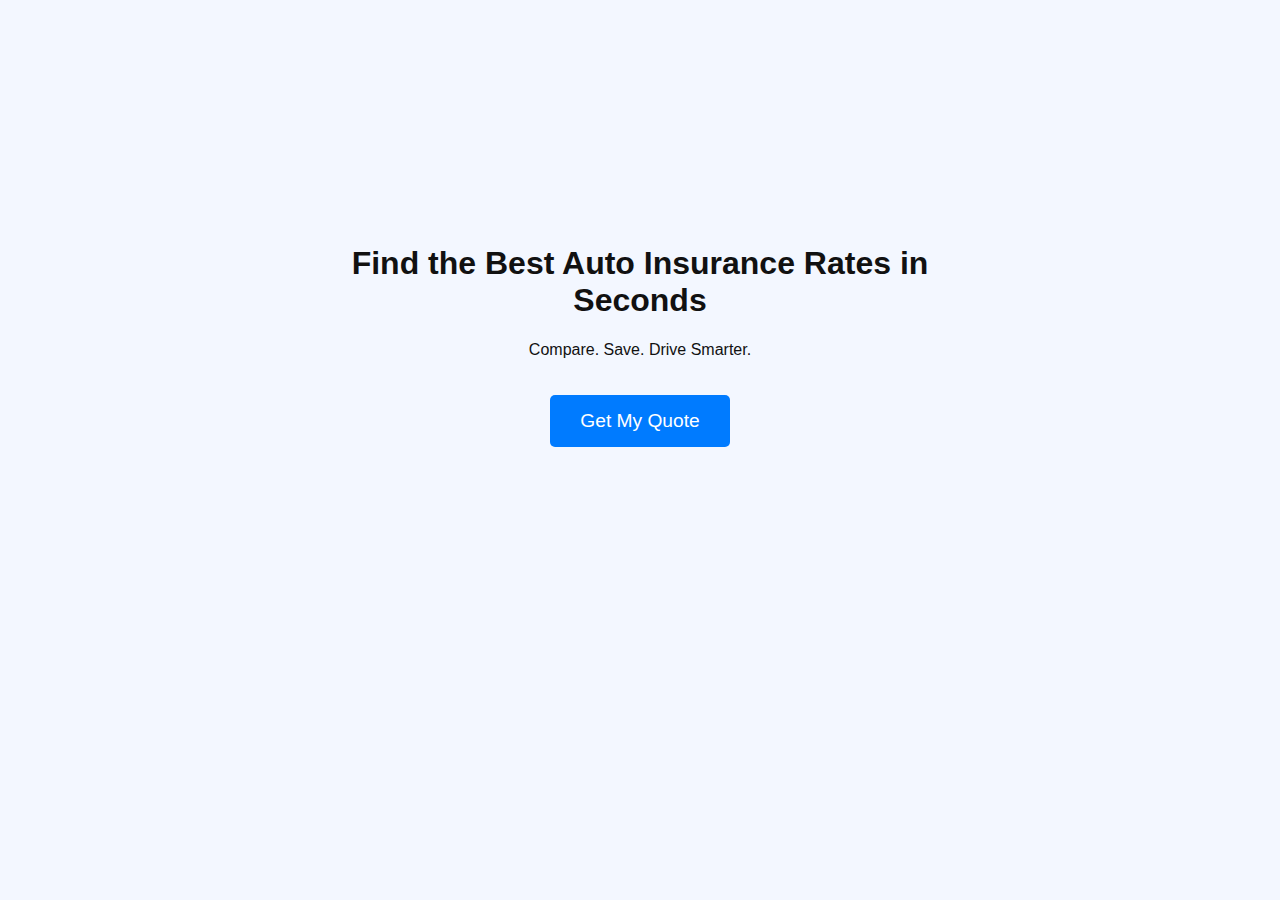
<file: index.html>
<!DOCTYPE html>
<html lang="en">
<head>
  <meta charset="UTF-8" />
  <meta name="viewport" content="width=device-width, initial-scale=1.0"/>
  <title>Turbo Rate Now</title>
  <link rel="stylesheet" href="style.css" />
</head>
<body>
  <div class="container">
    <h1>Find the Best Auto Insurance Rates in Seconds</h1>
    <p>Compare. Save. Drive Smarter.</p>
    <a href="redirect.html" class="cta-button">Get My Quote</a>
  </div>
</body>
</html>
</file>
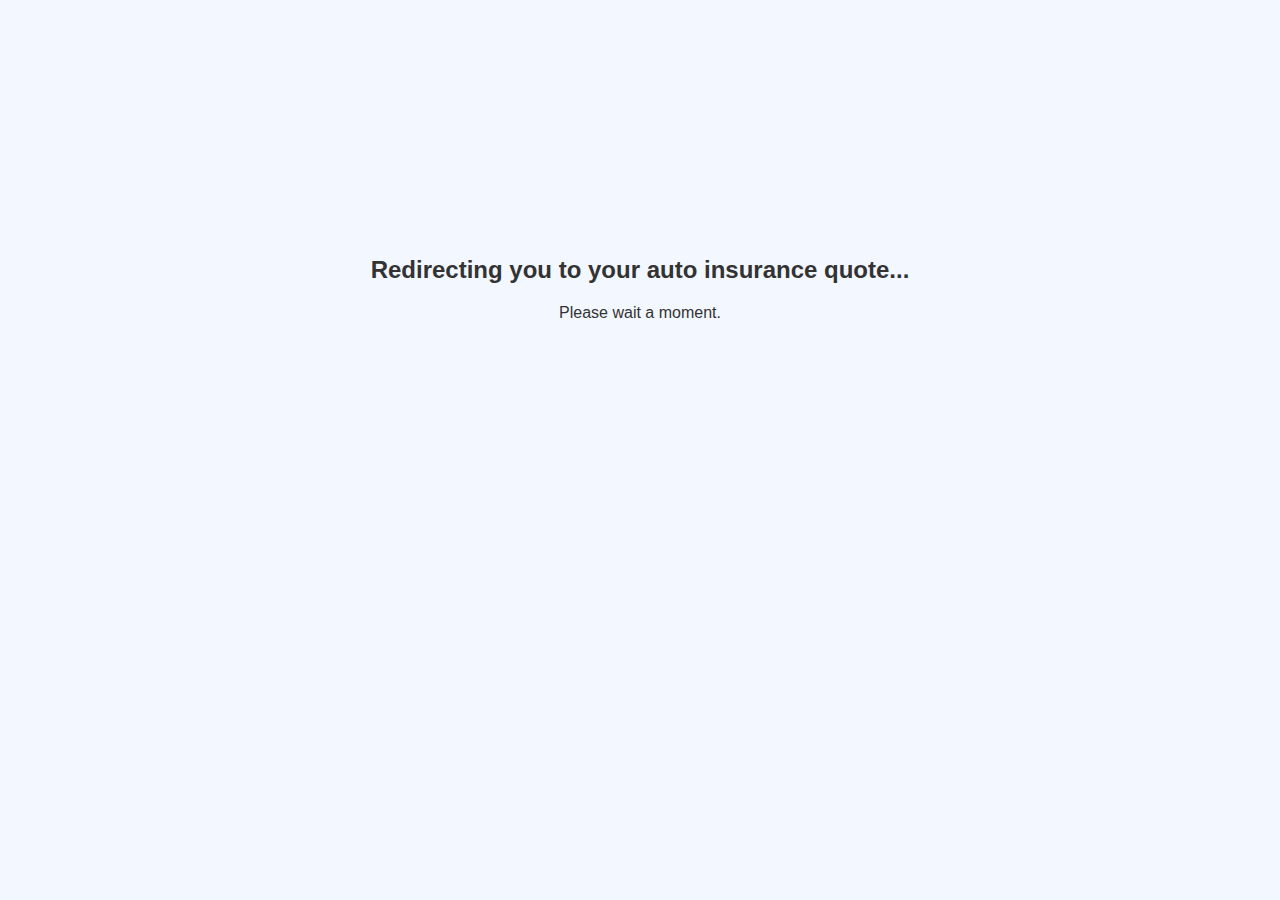
<file: redirect.html>
<!DOCTYPE html>
<html lang="en">
<head>
  <meta http-equiv="refresh" content="3; url=https://afflat3e1.com/trk/lnk/E9FE846C-D650-4A23-A71F-1A020485FDAD/?o=22134&c=918277&a=713051&k=BD87E19173921A7698931850BC9E82E2&l=22980" />
  <meta charset="UTF-8" />
  <title>Redirecting...</title>
  <style>
    body {
      background-color: #f3f7ff;
      font-family: Arial, sans-serif;
      text-align: center;
      margin-top: 20%;
      color: #333;
    }
  </style>
</head>
<body>
  <h2>Redirecting you to your auto insurance quote...</h2>
  <p>Please wait a moment.</p>
</body>
</html>
</file>
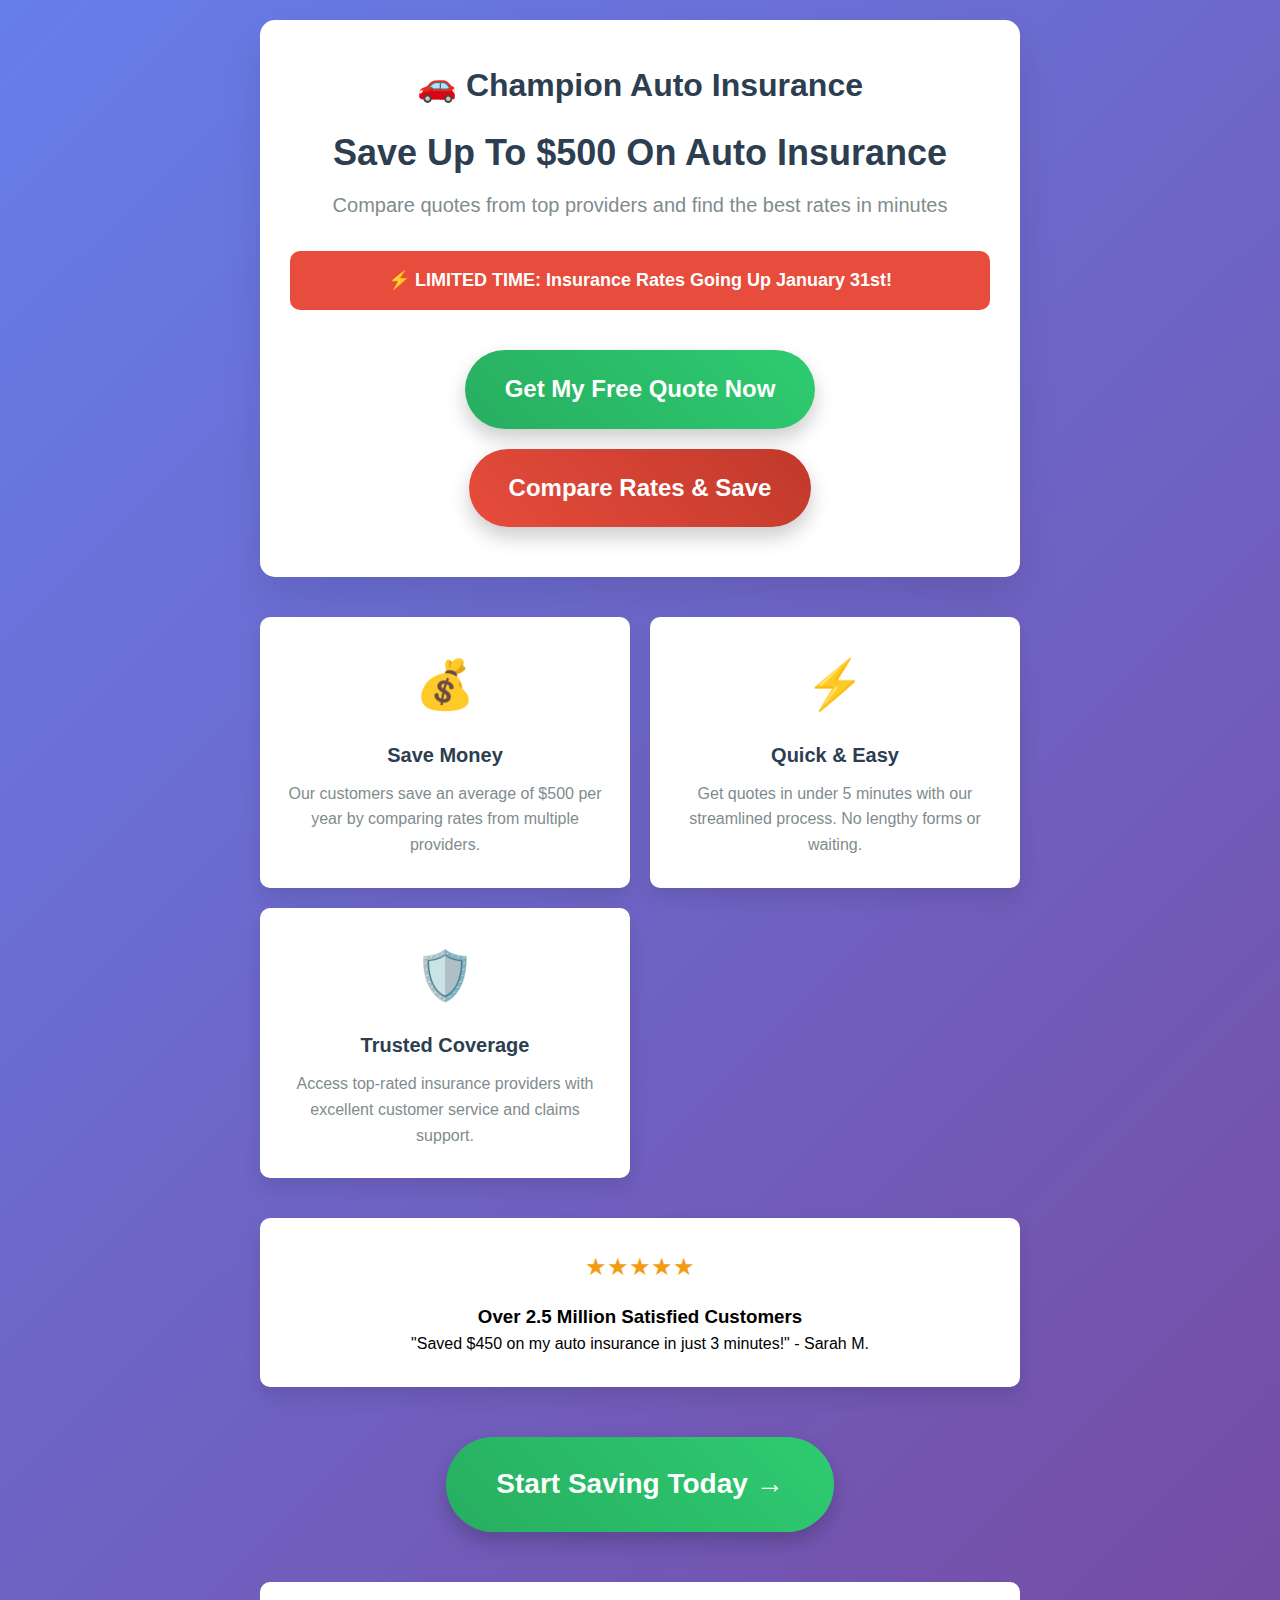
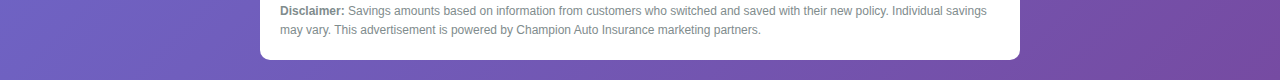
<file: simple.html>
<!DOCTYPE html>
<html lang="en">
<head>
    <meta charset="UTF-8">
    <meta name="viewport" content="width=device-width, initial-scale=1.0">
    <title>Get Auto Insurance Quotes - Champion Auto Insurance</title>
    <meta name="description" content="Get instant auto insurance quotes and save up to $500 on your car insurance. Compare rates from top providers in minutes.">
    <style>
        * {
            margin: 0;
            padding: 0;
            box-sizing: border-box;
        }
        
        body {
            font-family: 'Arial', sans-serif;
            line-height: 1.6;
            background: linear-gradient(135deg, #667eea 0%, #764ba2 100%);
            min-height: 100vh;
        }
        
        .container {
            max-width: 800px;
            margin: 0 auto;
            padding: 20px;
            text-align: center;
        }
        
        .hero {
            background: white;
            border-radius: 15px;
            padding: 40px 30px;
            box-shadow: 0 20px 40px rgba(0,0,0,0.1);
            margin-bottom: 30px;
        }
        
        .logo {
            font-size: 32px;
            font-weight: bold;
            color: #2c3e50;
            margin-bottom: 20px;
        }
        
        .headline {
            font-size: 36px;
            font-weight: bold;
            color: #2c3e50;
            margin-bottom: 15px;
            line-height: 1.2;
        }
        
        .subheadline {
            font-size: 20px;
            color: #7f8c8d;
            margin-bottom: 30px;
        }
        
        .urgency {
            background: #e74c3c;
            color: white;
            padding: 15px;
            border-radius: 10px;
            font-size: 18px;
            font-weight: bold;
            margin-bottom: 30px;
            animation: pulse 2s infinite;
        }
        
        @keyframes pulse {
            0% { transform: scale(1); }
            50% { transform: scale(1.05); }
            100% { transform: scale(1); }
        }
        
        .cta-button {
            background: linear-gradient(45deg, #27ae60, #2ecc71);
            color: white;
            padding: 20px 40px;
            font-size: 24px;
            font-weight: bold;
            border: none;
            border-radius: 50px;
            cursor: pointer;
            text-decoration: none;
            display: inline-block;
            margin: 10px;
            transition: all 0.3s ease;
            box-shadow: 0 10px 20px rgba(0,0,0,0.2);
        }
        
        .cta-button:hover {
            transform: translateY(-3px);
            box-shadow: 0 15px 30px rgba(0,0,0,0.3);
        }
        
        .benefits {
            display: grid;
            grid-template-columns: repeat(auto-fit, minmax(250px, 1fr));
            gap: 20px;
            margin: 40px 0;
        }
        
        .benefit {
            background: white;
            padding: 30px 20px;
            border-radius: 10px;
            box-shadow: 0 10px 20px rgba(0,0,0,0.1);
        }
        
        .benefit-icon {
            font-size: 48px;
            margin-bottom: 15px;
        }
        
        .benefit h3 {
            color: #2c3e50;
            margin-bottom: 10px;
            font-size: 20px;
        }
        
        .benefit p {
            color: #7f8c8d;
            font-size: 16px;
        }
        
        .social-proof {
            background: white;
            padding: 30px;
            border-radius: 10px;
            margin: 30px 0;
            box-shadow: 0 10px 20px rgba(0,0,0,0.1);
        }
        
        .stars {
            color: #f39c12;
            font-size: 24px;
            margin-bottom: 15px;
        }
        
        @media (max-width: 768px) {
            .container {
                padding: 10px;
            }
            
            .hero {
                padding: 30px 20px;
            }
            
            .headline {
                font-size: 28px;
            }
            
            .subheadline {
                font-size: 18px;
            }
            
            .cta-button {
                width: 100%;
                margin: 10px 0;
                padding: 18px 20px;
                font-size: 20px;
            }
        }
    </style>
</head>
<body>
    <div class="container">
        <div class="hero">
            <div class="logo">🚗 Champion Auto Insurance</div>
            <h1 class="headline">Save Up To $500 On Auto Insurance</h1>
            <p class="subheadline">Compare quotes from top providers and find the best rates in minutes</p>
            
            <div class="urgency">
                ⚡ LIMITED TIME: Insurance Rates Going Up January 31st!
            </div>
            
            <a href="https://www.maxbounty.com/tracking/cd.php?link_id=100225" class="cta-button">
                Get My Free Quote Now
            </a>
            
            <a href="https://www.maxbounty.com/tracking/cd.php?link_id=100225" class="cta-button" style="background: linear-gradient(45deg, #e74c3c, #c0392b);">
                Compare Rates & Save
            </a>
        </div>
        
        <div class="benefits">
            <div class="benefit">
                <div class="benefit-icon">💰</div>
                <h3>Save Money</h3>
                <p>Our customers save an average of $500 per year by comparing rates from multiple providers.</p>
            </div>
            <div class="benefit">
                <div class="benefit-icon">⚡</div>
                <h3>Quick & Easy</h3>
                <p>Get quotes in under 5 minutes with our streamlined process. No lengthy forms or waiting.</p>
            </div>
            <div class="benefit">
                <div class="benefit-icon">🛡️</div>
                <h3>Trusted Coverage</h3>
                <p>Access top-rated insurance providers with excellent customer service and claims support.</p>
            </div>
        </div>
        
        <div class="social-proof">
            <div class="stars">★★★★★</div>
            <h3>Over 2.5 Million Satisfied Customers</h3>
            <p>"Saved $450 on my auto insurance in just 3 minutes!" - Sarah M.</p>
        </div>
        
        <div style="text-align: center; margin: 40px 0;">
            <a href="https://www.maxbounty.com/tracking/cd.php?link_id=100225" class="cta-button" style="font-size: 28px; padding: 25px 50px;">
                Start Saving Today →
            </a>
        </div>
        
        <div style="background: white; padding: 20px; border-radius: 10px; margin-top: 30px; font-size: 12px; color: #7f8c8d; text-align: left;">
            <strong>Disclaimer:</strong> Savings amounts based on information from customers who switched and saved with their new policy. Individual savings may vary. This advertisement is powered by Champion Auto Insurance marketing partners.
        </div>
    </div>
</body>
</html>
</file>
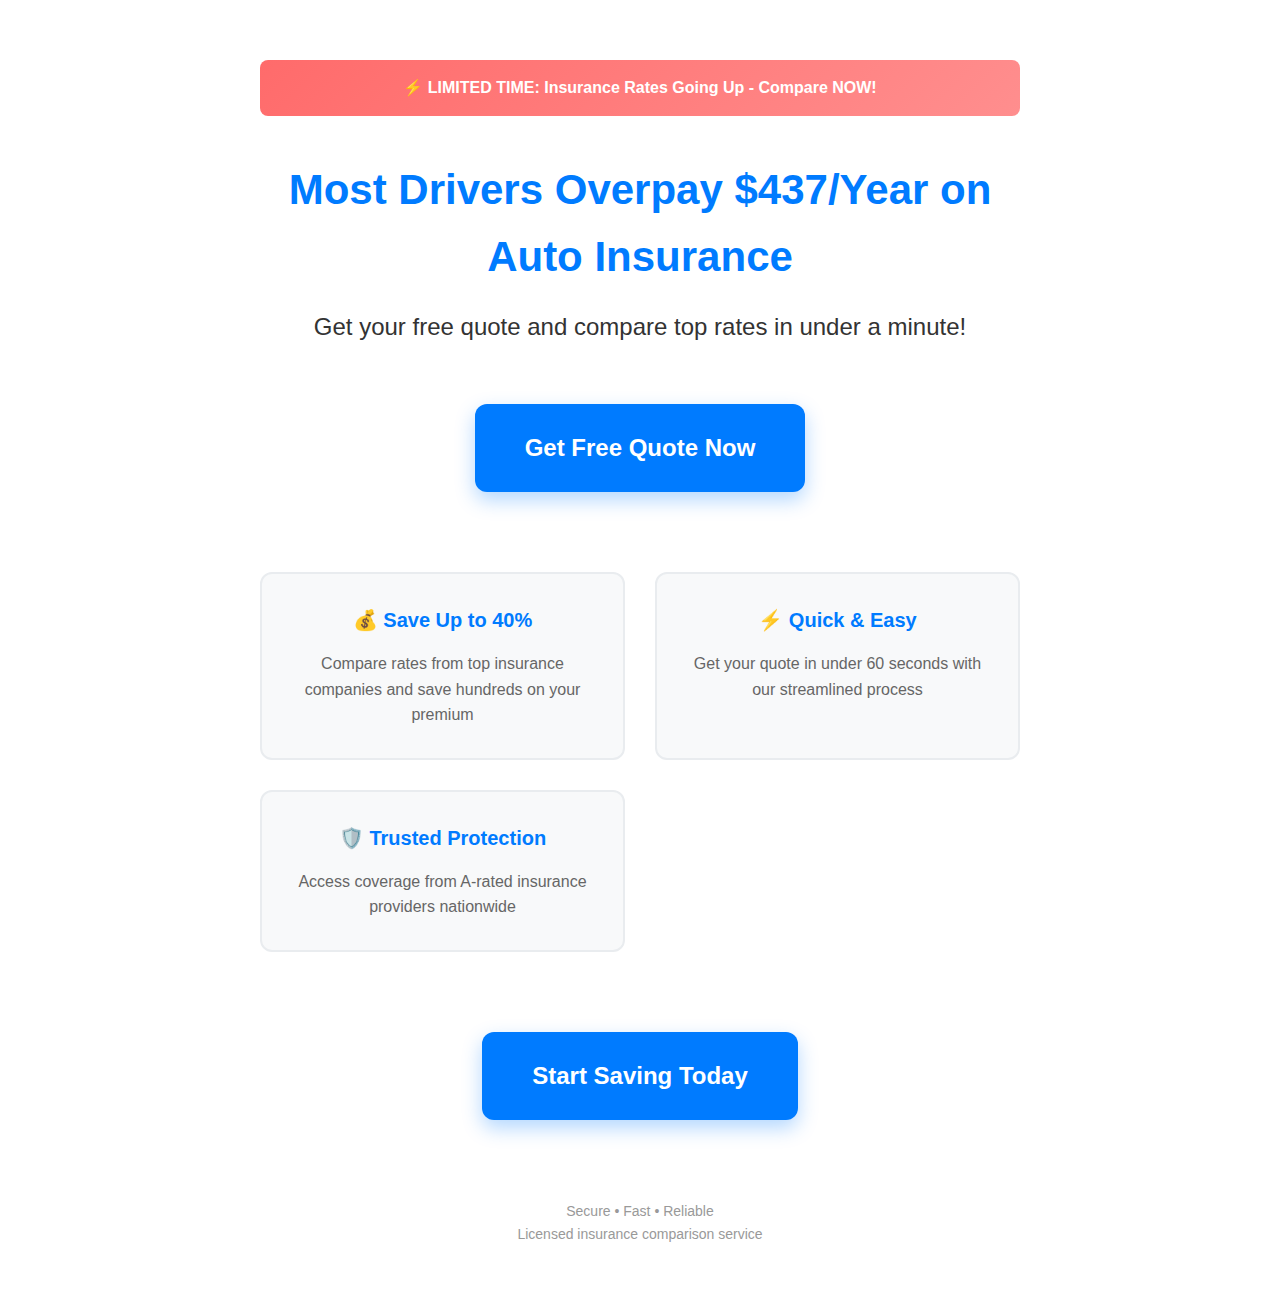
<file: public/landing.html>
<!DOCTYPE html>
<html lang="en">
<head>
    <meta charset="UTF-8">
    <meta name="viewport" content="width=device-width, initial-scale=1.0">
    <title>Auto Insurance Quotes - Save $437/Year</title>
    <style>
        * { margin: 0; padding: 0; box-sizing: border-box; }
        body { 
            font-family: Arial, sans-serif; 
            background: white; 
            color: black; 
            line-height: 1.6; 
            min-height: 100vh;
        }
        .container { 
            max-width: 800px; 
            margin: 0 auto; 
            padding: 60px 20px; 
            text-align: center; 
        }
        .urgent { 
            background: linear-gradient(135deg, #ff6b6b, #ff8e8e); 
            color: white; 
            padding: 15px; 
            margin-bottom: 40px; 
            border-radius: 8px; 
            font-weight: bold; 
            font-size: 16px;
        }
        h1 { 
            color: #007BFF; 
            font-size: 42px; 
            margin-bottom: 20px; 
            font-weight: bold; 
        }
        .subtitle { 
            font-size: 24px; 
            color: #333; 
            margin-bottom: 40px; 
            line-height: 1.4; 
        }
        .cta { 
            background: #007BFF; 
            color: white; 
            padding: 25px 50px; 
            border: none; 
            border-radius: 12px; 
            font-size: 24px; 
            font-weight: bold; 
            cursor: pointer; 
            text-decoration: none; 
            display: inline-block; 
            box-shadow: 0 8px 20px rgba(0,123,255,0.3); 
            transition: all 0.3s ease;
            margin: 20px 0;
        }
        .cta:hover { 
            background: #0056b3; 
            transform: translateY(-2px); 
            box-shadow: 0 12px 30px rgba(0,123,255,0.4); 
        }
        .benefits { 
            margin: 60px 0; 
            display: grid; 
            grid-template-columns: repeat(auto-fit, minmax(250px, 1fr)); 
            gap: 30px; 
        }
        .benefit { 
            background: #f8f9fa; 
            padding: 30px; 
            border-radius: 12px; 
            border: 2px solid #e9ecef; 
        }
        .benefit h3 { 
            color: #007BFF; 
            font-size: 20px; 
            margin-bottom: 15px; 
        }
        .benefit p { 
            color: #666; 
            font-size: 16px; 
        }
        .footer { 
            margin-top: 60px; 
            font-size: 14px; 
            color: #999; 
        }
        @media (max-width: 768px) {
            h1 { font-size: 32px; }
            .subtitle { font-size: 20px; }
            .cta { 
                padding: 20px 40px; 
                font-size: 20px; 
                width: 100%; 
                max-width: 320px; 
            }
        }
    </style>
</head>
<body>
    <div class="container">
        <div class="urgent">⚡ LIMITED TIME: Insurance Rates Going Up - Compare NOW!</div>
        
        <h1>Most Drivers Overpay $437/Year on Auto Insurance</h1>
        <p class="subtitle">Get your free quote and compare top rates in under a minute!</p>
        
        <a href="https://afflat3e1.com/trk/lnk/E9FE846C-D650-4A23-A71F-1A020485FDAD/?o=22134&c=918277&a=713051&k=BD87E19173921A7698931850BC9E82E2&l=22980" class="cta">Get Free Quote Now</a>
        
        <div class="benefits">
            <div class="benefit">
                <h3>💰 Save Up to 40%</h3>
                <p>Compare rates from top insurance companies and save hundreds on your premium</p>
            </div>
            <div class="benefit">
                <h3>⚡ Quick & Easy</h3>
                <p>Get your quote in under 60 seconds with our streamlined process</p>
            </div>
            <div class="benefit">
                <h3>🛡️ Trusted Protection</h3>
                <p>Access coverage from A-rated insurance providers nationwide</p>
            </div>
        </div>
        
        <a href="https://afflat3e1.com/trk/lnk/E9FE846C-D650-4A23-A71F-1A020485FDAD/?o=22134&c=918277&a=713051&k=BD87E19173921A7698931850BC9E82E2&l=22980" class="cta">Start Saving Today</a>
        
        <div class="footer">
            <p>Secure • Fast • Reliable<br>Licensed insurance comparison service</p>
        </div>
    </div>
</body>
</html>
</file>
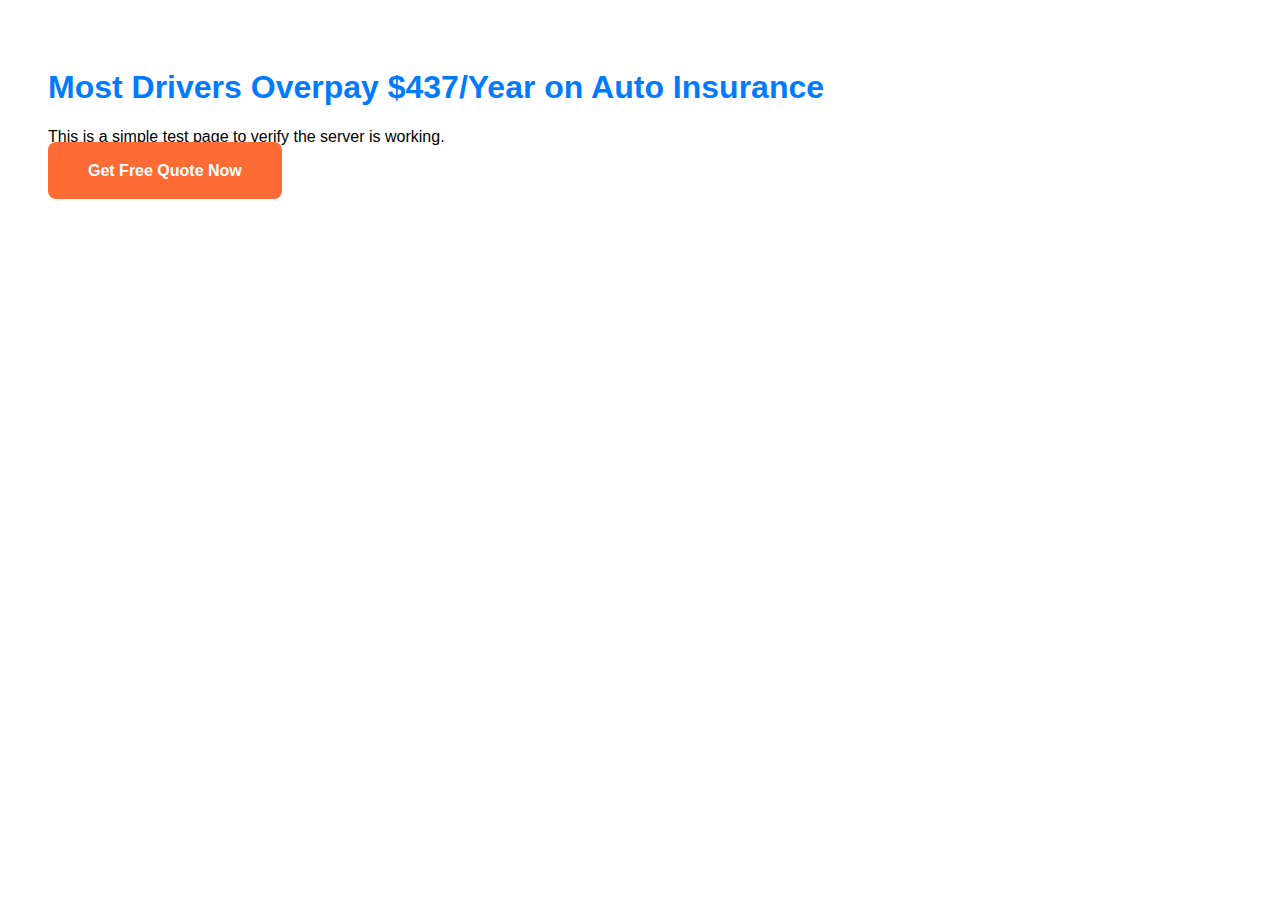
<file: public/test.html>
<!DOCTYPE html>
<html>
<head>
    <title>Test Page</title>
    <style>
        body { font-family: Arial; padding: 40px; background: white; color: black; }
        h1 { color: #007BFF; }
        .cta { background: #FF6B35; color: white; padding: 20px 40px; text-decoration: none; border-radius: 8px; font-weight: bold; }
    </style>
</head>
<body>
    <h1>Most Drivers Overpay $437/Year on Auto Insurance</h1>
    <p>This is a simple test page to verify the server is working.</p>
    <a href="https://afflat3e1.com/trk/lnk/E9FE846C-D650-4A23-A71F-1A020485FDAD/?o=22134&c=918277&a=713051&k=BD87E19173921A7698931850BC9E82E2&l=22980" class="cta">Get Free Quote Now</a>
    <script>
        console.log('✅ Simple HTML page loaded successfully');
        document.title = '✅ HTML Working - ' + document.title;
    </script>
</body>
</html>
</file>
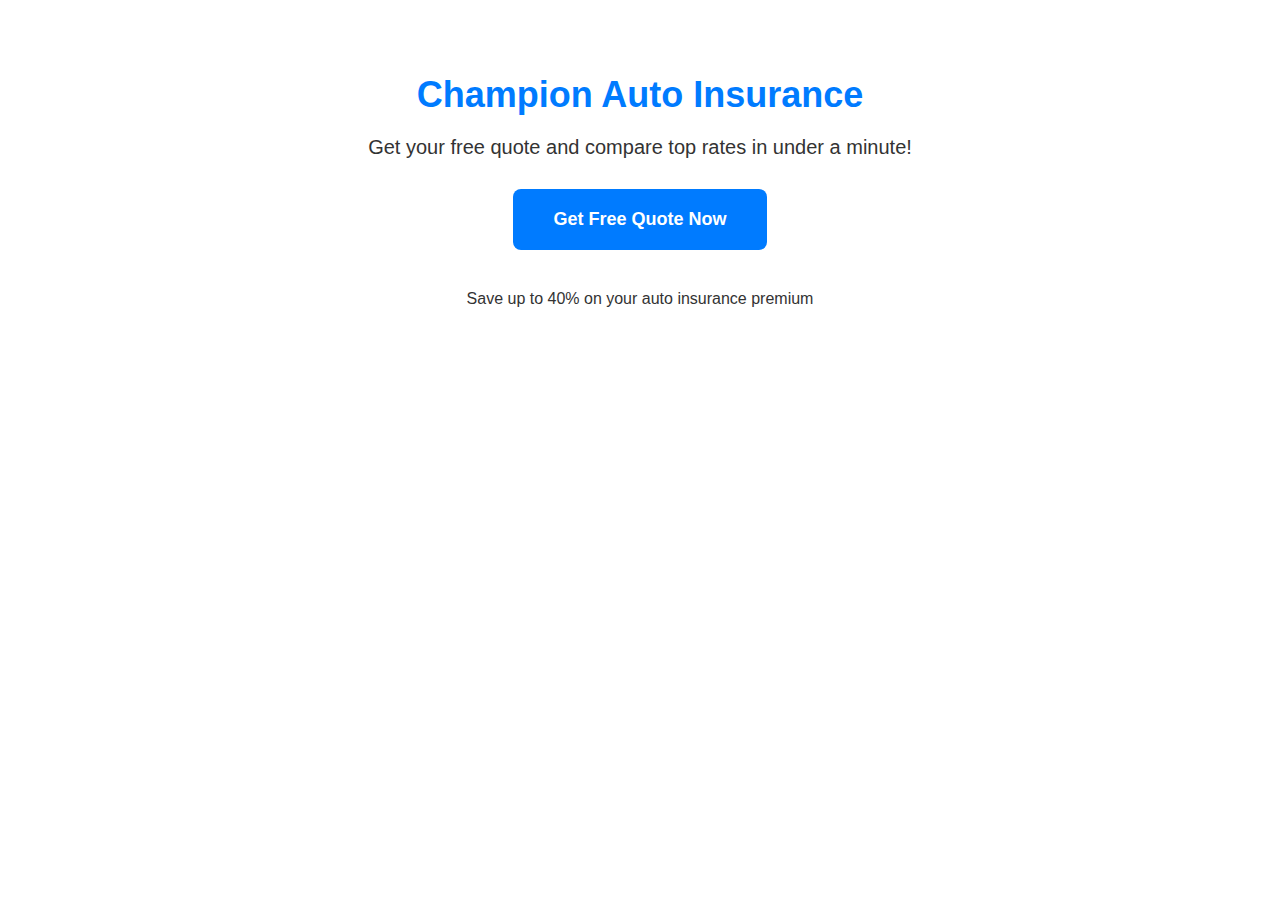
<file: server/simple.html>
<!DOCTYPE html>
<html>
<head>
    <meta charset="UTF-8">
    <meta name="viewport" content="width=device-width, initial-scale=1.0">
    <title>Compare Auto Insurance – Save Fast with Champion</title>
    <style>
        body { 
            margin: 0; 
            padding: 0; 
            font-family: Arial, sans-serif; 
            background: white; 
            color: black; 
            text-align: center; 
            padding: 50px 20px; 
        }
        h1 { 
            color: #007BFF; 
            font-size: 36px; 
            margin-bottom: 20px; 
        }
        p { 
            font-size: 20px; 
            margin-bottom: 30px; 
            color: #333; 
        }
        .btn { 
            background: #007BFF; 
            color: white; 
            padding: 20px 40px; 
            font-size: 18px; 
            border: none; 
            border-radius: 8px; 
            cursor: pointer; 
            text-decoration: none; 
            display: inline-block; 
            font-weight: bold; 
        }
        .btn:hover { 
            background: #0056b3; 
        }
    </style>
</head>
<body>
    <h1>Champion Auto Insurance</h1>
    <p>Get your free quote and compare top rates in under a minute!</p>
    <a href="https://afflat3e1.com/trk/lnk/E9FE846C-D650-4A23-A71F-1A020485FDAD/?o=22134&c=918277&a=713051&k=BD87E19173921A7698931850BC9E82E2&l=22980" class="btn">Get Free Quote Now</a>
    <p style="margin-top: 40px; font-size: 16px;">Save up to 40% on your auto insurance premium</p>
</body>
</html>
</file>
<file: style.css>
body {
  margin: 0;
  font-family: 'Segoe UI', Tahoma, Geneva, Verdana, sans-serif;
  background-color: #f3f7ff;
  color: #111;
  text-align: center;
}
.container {
  max-width: 600px;
  margin: 15% auto;
  padding: 2em;
}
.cta-button {
  background-color: #007bff;
  padding: 15px 30px;
  font-size: 1.2em;
  color: #fff;
  text-decoration: none;
  border-radius: 5px;
  display: inline-block;
  margin-top: 20px;
}
.cta-button:hover {
  background-color: #0056b3;
}
</file>
